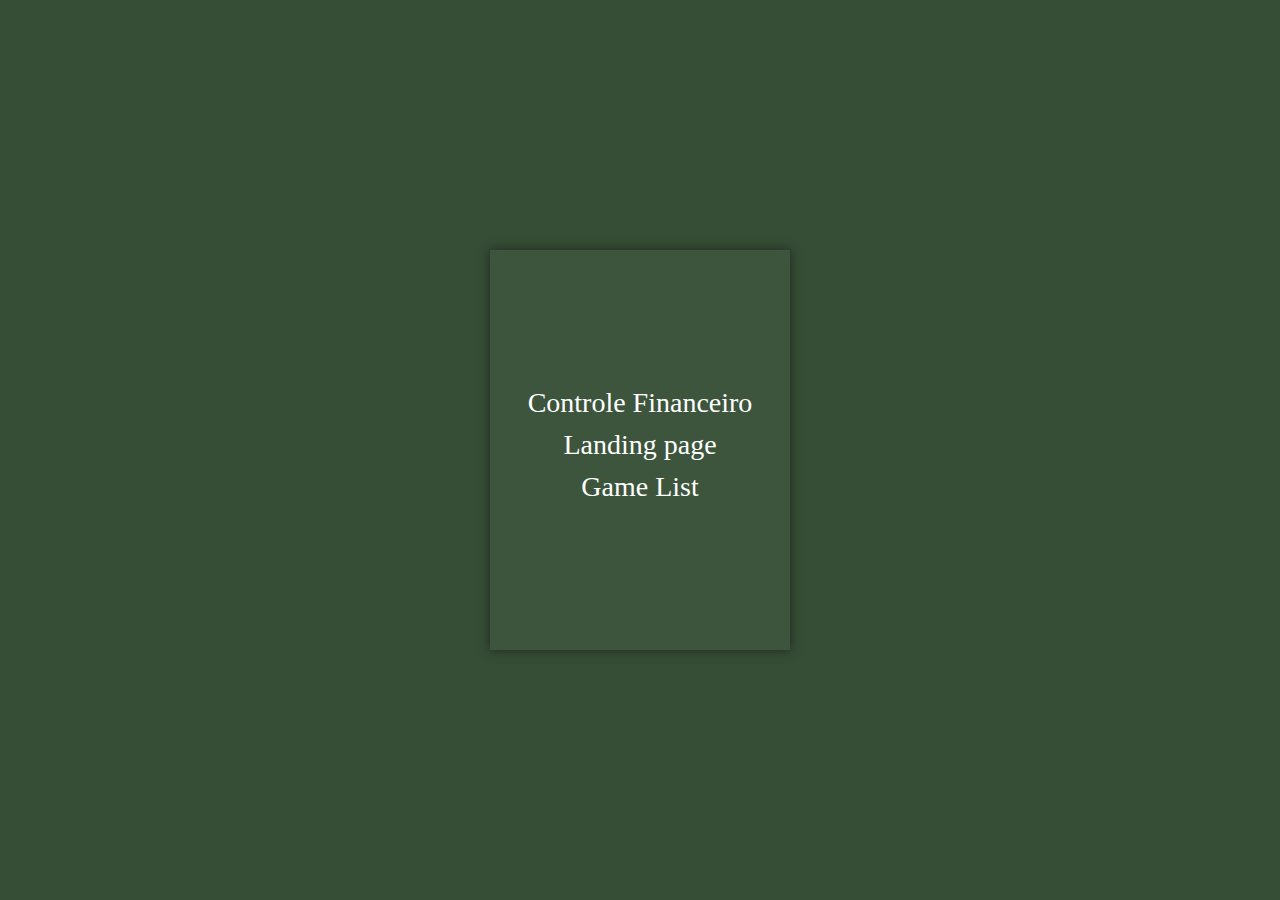
<file: index.html>
<!DOCTYPE html>
<html lang="pt-BR">
<head>
  <meta charset="UTF-8">
  <meta http-equiv="X-UA-Compatible" content="IE=edge">
  <meta name="viewport" content="width=device-width, initial-scale=1.0">
  <link rel="stylesheet" href="style.css">
  <title>Projetos</title>
</head>
<body>

  <div>
    <a href="./controle-financeiro/index.html">Controle Financeiro</a>
    <a href="./landing-page-pink/index.html">Landing page</a>
    <a href="./game-list/index.html">Game List</a>
  </div>
  
  
</body>
</html>
</file>
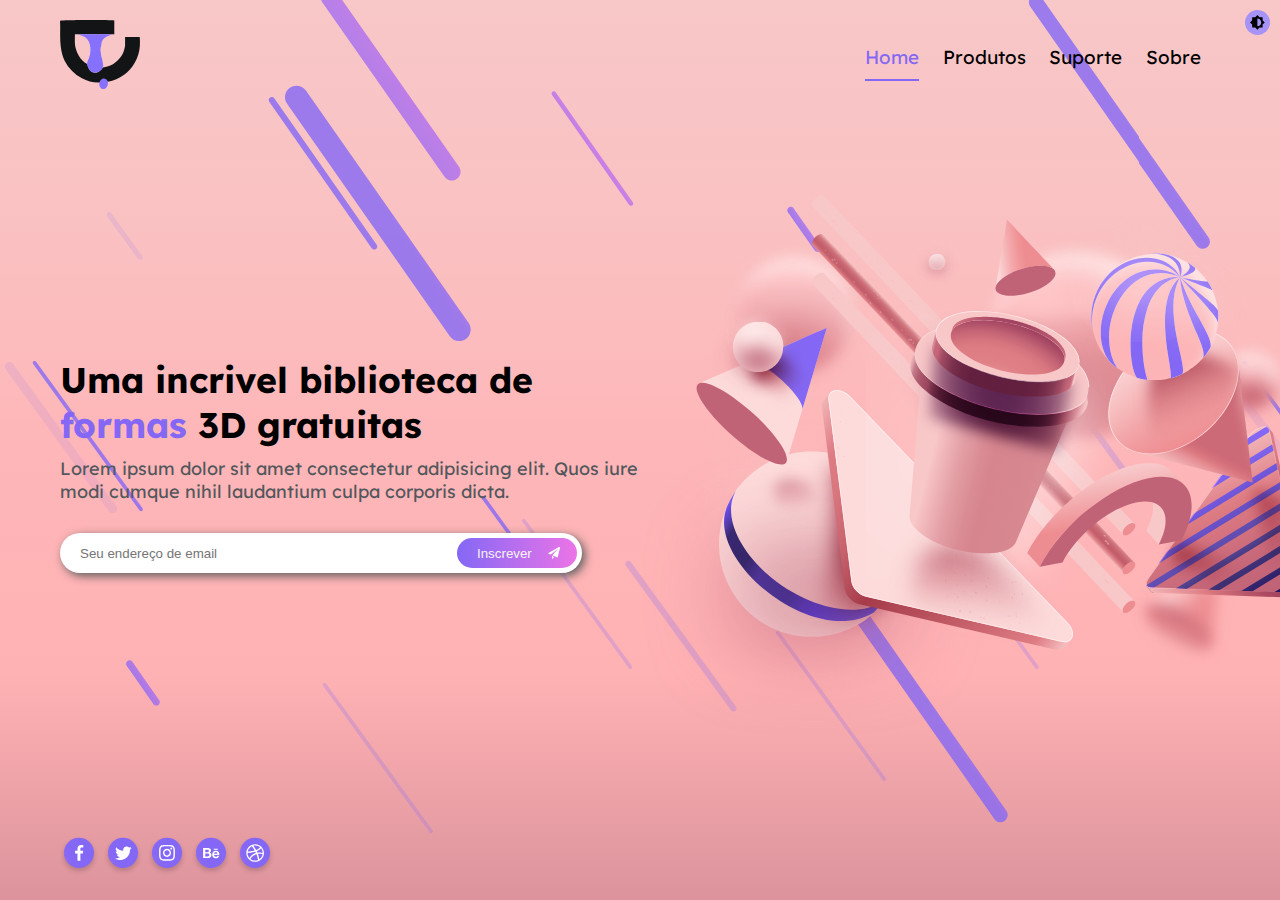
<file: landing-page-pink/index.html>
<!DOCTYPE html>
<html lang="pt-BR">
<head>
  <meta charset="UTF-8">
  <meta http-equiv="X-UA-Compatible" content="IE=edge">
  <meta name="viewport" content="width=device-width, initial-scale=1.0">
  <link rel="preconnect" href="https://fonts.googleapis.com">
  <link rel="preconnect" href="https://fonts.gstatic.com" crossorigin>
  <link href="https://fonts.googleapis.com/css2?family=Lexend:wght@400;500;600;700&display=swap" rel="stylesheet">
  <link rel="stylesheet" href="style.css">
  <title>Projetos</title>
</head>
<body>

  <header>

    <div class="logo-container">
      <img class="logo" src="./svg/logo.svg" alt="Logo da Marca (Um 'D' deitado)">
    </div>

    <nav class="menu">
      <div class="menu-hamburger">
        <span></span>
      </div>
      <ul>
        <li class="-active">Home</li>
        <li>Produtos</li>
        <li>Suporte</li>
        <li>Sobre</li>
        <button class="btn change"></button>
      </ul>   
    </nav>

    

  </header>

  <main>
    <section>
      <div class="container">
        <h1>Uma incrivel biblioteca de <span>formas</span> 3D gratuitas </h1>
        <p>Lorem ipsum dolor sit amet consectetur adipisicing elit. Quos iure modi cumque nihil laudantium culpa corporis dicta.</p>
  
        <form action="" onsubmit="UmEventoAqui(event)">
          <div class="input-group">
            <label class="sr-only" for="email">Email</label>
            <input id="email" 
              name="email" 
              type="text" 
              placeholder="Seu endereço de email"
            />
            <button class="btn input-email">Inscrever</button>
          </div>
        </form>
      </div>
      
      <div class="img-container">
        <img src="./svg/img-background.svg" alt="Varias formas 3D para ilustrar">
      </div>
      
    </section>

  </main>

  <footer>
    <div class="social-media">
      <img src="./svg/Facebook.svg" alt="facebook">
      <img src="./svg/Twitter.svg" alt="twitter">
      <img src="./svg/Instagram.svg" alt="intagram">
      <img src="./svg/Behance.svg" alt="behance">
      <img src="./svg/Dribbble.svg" alt="dribbble">
    </div>

  </footer>
  
  
  <script src="./script.js"></script>
</body>
</html>
</file>
<file: style.css>
/*============= Global ==============*/
html { box-sizing: border-box; }
*, *::before, *::after { box-sizing: border-box; }
h1, h2, h3, p { padding: 0; margin: 0; }
li { list-style: none; padding: 0; display: inline;}
ul { padding: 0; }


:root { font-size: 10px; }

body {
  background-color: rgb(53, 78, 53);
  color: white;
  font-size: 28px;

  height: 100vh;
  margin: 0;
  padding: 0;

  display: flex;
  justify-content: center;
  align-items: center;
}

div {
  width: 300px;
  height: 400px;
  background-color: rgb(60, 85, 60);
  box-shadow: rgb(36, 35, 35) 0px 0px 10px;
  display: flex;
  justify-content: center;
  align-items: center;
  flex-direction: column;
}

a { 
  text-decoration: none; 
  color: white;
  display: block;
  padding-bottom: 10px;
}

a:hover {
  color: rgb(235, 142, 235);
  text-decoration: underline;
}
</file>
<file: landing-page-pink/style.css>
/*============= Global ==============*/
:root {

  font-size: 10px;

  --color-background-page: rgb(190, 190, 190);
  --color-background: linear-gradient(180deg, rgba(248,199,200,1) 0%, rgba(250,193,194,1) 25%, rgba(254,182,184,1) 50%, rgba(255,178,180,1) 75%, rgba(220,147,156,1) 100%);

  

  --color-primary: #8468f5;
  --color-primary-gradient-X: linear-gradient(90deg, rgba(132,104,245,1) 0%, rgba(236,116,231,1) 100%);
  --color-primary-gradient-Y: linear-gradient(90deg, rgba(132,104,245,1) 0%, rgba(236,116,231,1) 100%);
  --color-black: #1d1c24;
  --color-white: rgb(245, 245, 245) ;
  --color-font: #52575c;

}

.-color-two:root {
  --color-background: linear-gradient(180deg, rgba(222,214,255,1) 0%, rgba(243,226,232,1) 33%, rgba(247,236,240,0.94) 66%, rgba(255,255,255,1) 100%);
}

html { box-sizing: border-box; }
*, *::before, *::after { box-sizing: border-box; }
h1, h2, h3, p { padding: 0; margin: 0; }
li { list-style: none; padding: 0; display: inline;}
ul { padding: 0; }

body {
  margin: 0;
  width: 100vw;
  height: 100vh;
  overflow: hidden;
  background: var(--color-background);
  /*background-repeat: no-repeat;*/

  font-size: clamp(1rem, .8rem + 1vw, 2.5rem);
  font-family: 'Lexend', sans-serif;

  /*position: relative;*/
  display: grid;
  row-gap: 8rem;
  grid-template-rows: auto 1fr auto;
  justify-content: center;

  padding: 20px 60px;
}
body::before {
  content: '';
  background-image: url(./svg/Strip-Patterns.svg);
  /*background-size: 140% ;*/
  /*background-repeat: no-repeat;*/
  display: block;
  position: absolute;
  left: 0rem;
  top: -2rem;


  width: 100vw;
  height: 100vh;
  z-index: -1;

}

.sr-only { /* esconde textos e itens de uso semantico para leitores de tela */
  position: absolute;
  width: 1px;
  height: 1px;
  padding: 0;
  margin: -1px;
  overflow: hidden;
  clip: rect(0,0,0,0);
  white-space: nowrap;
  border-width: 0;
}

.btn {
  border: none;
  border-radius: 2.5rem;
  color: var(--color-white);
  background-color: #a793f8;
  font-weight: 500;
  cursor: pointer;
  padding: .5rem 1rem;
}

/*============= Header ==============*/
header {
  display: grid;
  grid-template-columns: 10rem 1fr;
  align-items: center;
}

.logo-container img {
  width: clamp(3rem, 3rem + 5vw, 8rem);
}


/*============= Menu ==============*/
.menu {
  justify-self: right;
  font-size: clamp(1rem, .6rem + 1vw, 2rem);
}

.menu .menu-hamburger {
  width: 3rem;
  height: 2.5rem;

  cursor: pointer;

  display: none;
 
}

.menu .menu-hamburger span{
  width: 100%;
  height: .5rem;
  display: block;
  border-radius: 2rem;
  background-color: var(--color-font);
}

.menu .menu-hamburger::before{
  content: ''; 
  display: block;
  width: 100%;
  height: .5rem;
  border-radius: 2rem;
  background-color: var(--color-font);
}

.menu .menu-hamburger::after{
  content: ''; 
  display: block;
  width: 100%;
  height: .5rem;
  border-radius: 2rem;
  background-color: var(--color-font);
}

.menu ul li {
  margin-right: calc(.6rem + 1vw);
  cursor: pointer;
}

.menu ul li:hover {
  color: var(--color-primary);
}

.menu ul li.-active {
  padding-bottom: 10px;
  color: var(--color-primary);
  border-bottom: var(--color-primary) 2px solid;
}

ul .btn.change {

  width: 2.5rem;
  height: 2.5rem;

  position: absolute;
  right: 1rem;
  top: 1rem;
  background-image: url("./svg/color.svg");
  background-repeat: no-repeat;
  background-position: center;
  background-size: 60%;
}
.btn.change:hover {
  background-color: rgb(222,214,255);
}

/*============= Main ==============*/
main {
  /*background-color: rgb(115, 218, 221);*/
  display: flex;
  align-items: center;
  justify-content: center;
}

section {
  max-width: 120rem;
  display: grid;
  grid-template-columns: 1fr 1fr;
}

section .container {
  min-width: 35rem;
}

section h1 {
  font-size: clamp(2rem, 1rem + 2vw, 4rem);
  font-weight: 700;
  margin-bottom: 1rem;
}

section h1 span {
  color: var(--color-primary);
}

section p {
  font-size: clamp(1rem, .5rem + 2vw, 1.8rem);
  color: var(--color-font);
  margin-bottom: 3rem;
}

section .img-container {
  position: relative;
}

section .img-container img {
  max-width: 70rem;
  width: 170%;/*clamp(30rem, 40rem + 20vw, 80rem);*/
  position: absolute;
  left: 0;
  top: 50%;
  transform: translateY(-50%);
  z-index: -1;
}

/*============= Imput ==============*/

.input-group {
  width: 90%;
  position: relative;
}

.input-group > input {
  width: 100%;
  height: 4rem;
  border-radius: 2rem;
  border: none;
  padding: 0 13rem 0 2rem;

  box-shadow: .3rem .3rem 1rem  #5c5c5c;
}

.input-group > .btn.input-email {
  position: absolute;
  top: 50%;
  right: .5rem;
  transform: translateY(-50%);

  width: 12rem;
  height: 3rem;

  text-align: left;
  padding-left: 2rem;

  background-image: var(--color-primary-gradient-X);

}

.input-group .btn.input-email::after {
  content: '';
  width: 1.5rem;
  height: 1.5rem;
  background-image: url(./svg/send-icon.svg);
  background-repeat: no-repeat;
  background-position: center;
  background-size: 1.3rem;

  display: block;
  position: absolute;
  right: 1.5rem;
  top: 50%;
  transform: translateY(-50%);

  pointer-events: none;
}

/*============= Footer ==============*/
footer {
  /*background-color: rgb(54, 31, 31);*/
}

.social-media img {
  width: 3.8rem;
  cursor: pointer;
  transition-property: transform;
  transition-duration: .5s;
}

.social-media img:hover {
  transform: scale(1.4);
}
/*============= Responsive ==============*/

@media (max-width: 700px) {

  header {
    display: block;
    position: relative;
  }

  header .logo-container {
    display: flex;
    justify-content: center;
  }

  .menu .menu-hamburger {
    display: flex;
    flex-direction: column;
    justify-content: space-between;

    position: absolute;
    top: 50%;
    right: 1rem;
    transform: translateY(-50%);
  }
  
  header .menu ul {
    position: fixed;
    right: -100%;

    width: 100vw;
    height: 100vh;
    display: flex;
    flex-direction: column;
    align-items: center;

    background-color: rgba(49, 49, 49, 0.95);
    color: var(--color-white);

    font-size: 2rem;

    transition-property: right;
    transition-duration: .5s;

    z-index: 999;

  }

  header .menu ul.-active {
    right: 0;
  } 

  .menu ul li {
    padding: 1rem;
    margin-right: 0;
    width: 90%;
    text-align: center;
  }

  .menu ul .btn.change {
    position: relative;
    left: 0;
    top: 1rem;
  }

  section {
    grid-template-columns: 1fr;
    width: 80vw;
  }

  section .container {
    text-align: center;
    min-width: auto;
    padding-bottom: 5rem;
  }
  

  section .img-container img {
    width: 100%;
    position: relative;
  }

  form {
    display: flex;
    justify-content: center;
  }

  footer {
    text-align: center;
  }
  
}



@media (max-width: 500px) {

  section {
    width: 90vw;
  }
}
</file>
